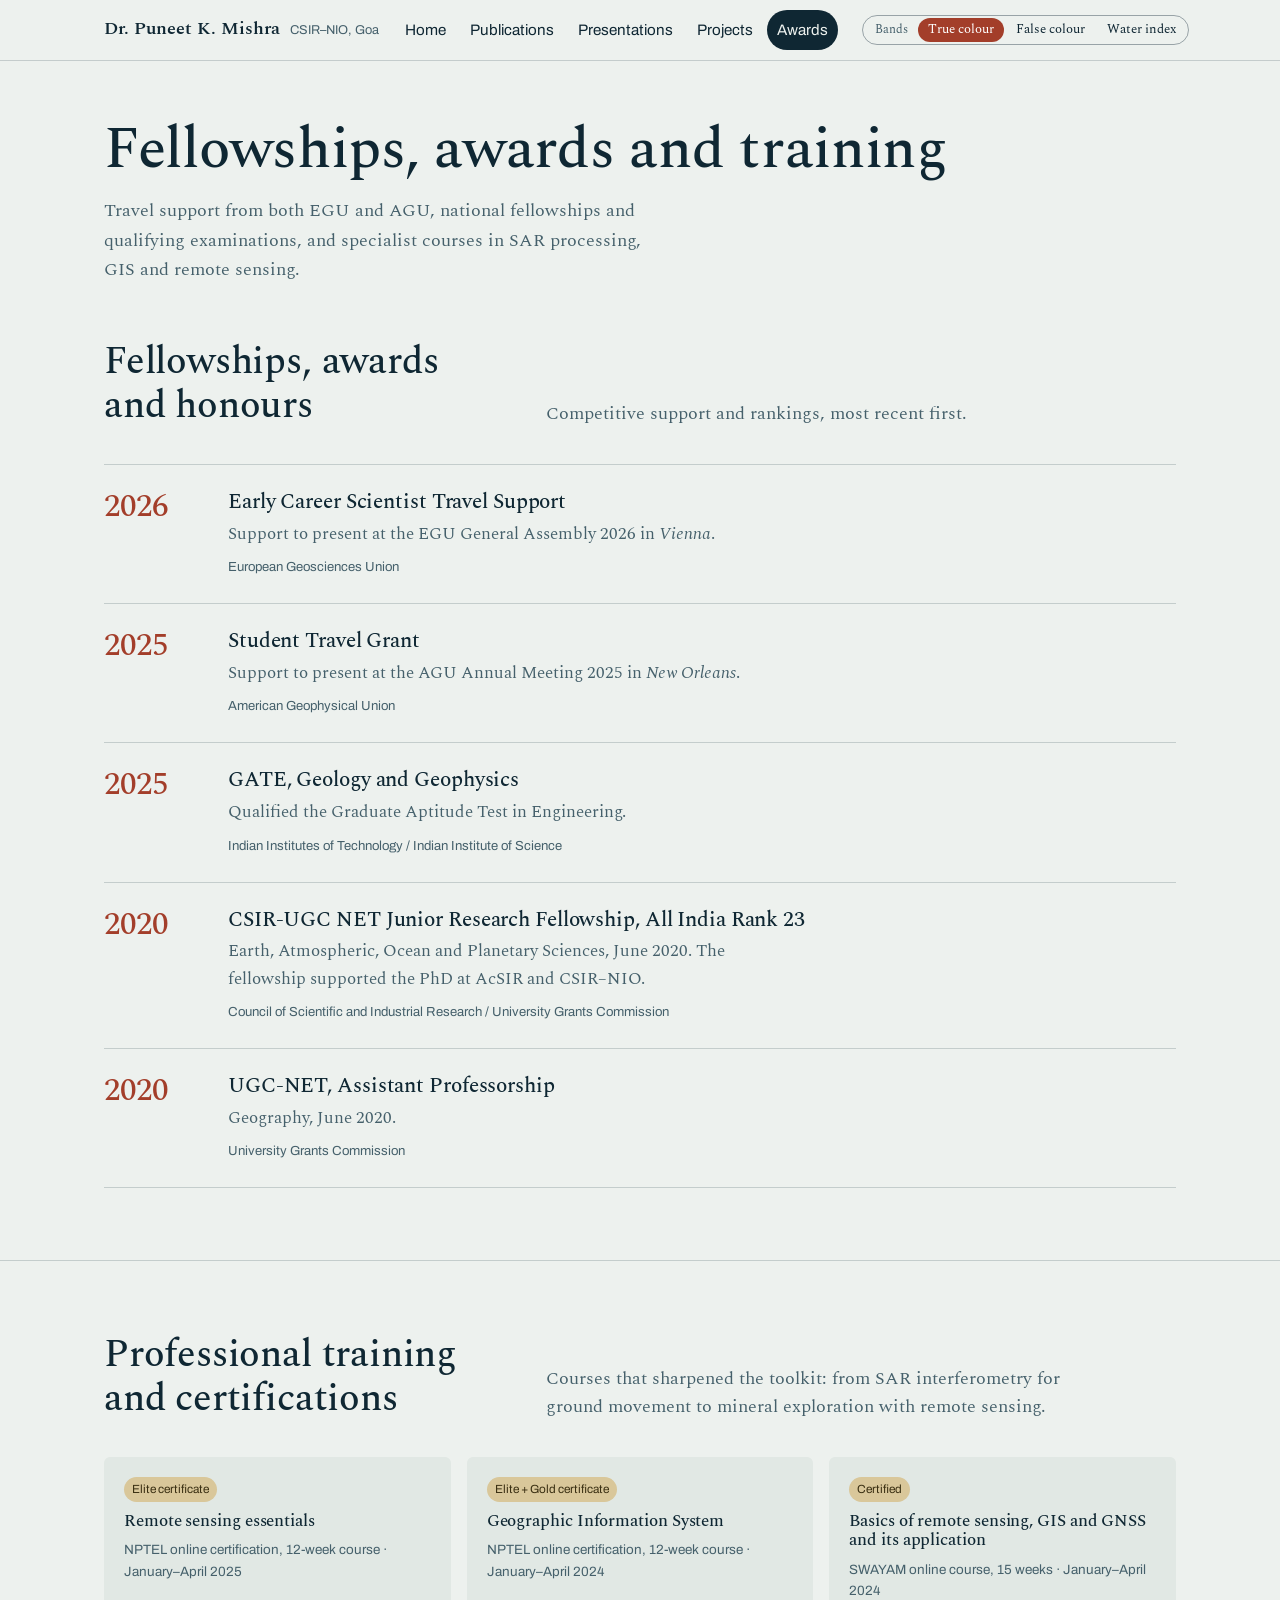
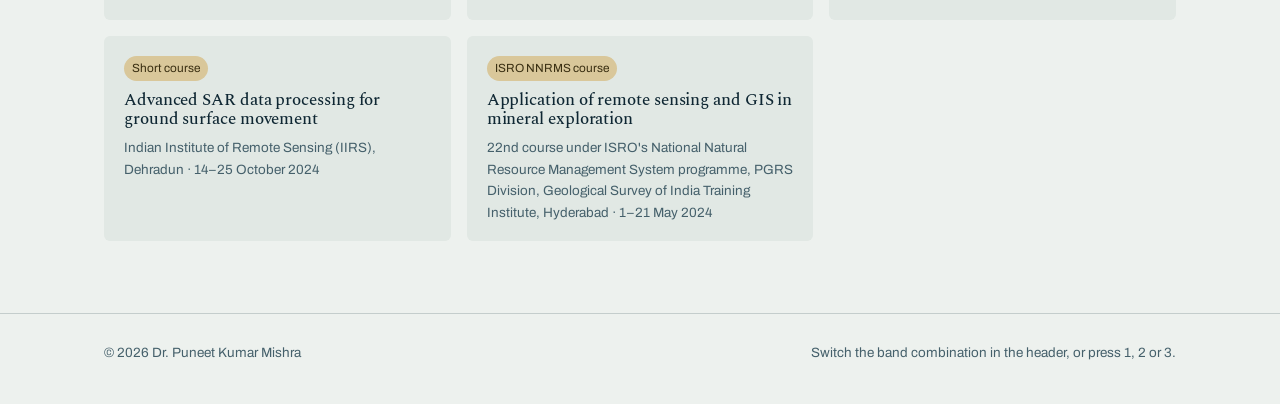
<file: awards.html>
<!doctype html>
<html lang="en" data-band="rgb">
<head>
  <meta charset="utf-8">
  <meta name="viewport" content="width=device-width, initial-scale=1">
  <title>Awards — Dr. Puneet Kumar Mishra</title>
  <meta name="description" content="Fellowships, awards, honours and professional training of Dr. Puneet Kumar Mishra: EGU and AGU travel support, GATE, CSIR-UGC NET JRF, NPTEL and ISRO/IIRS courses.">
  <link rel="icon" href="assets/favicon.svg" type="image/svg+xml">
  <link rel="preconnect" href="https://fonts.googleapis.com">
  <link rel="preconnect" href="https://fonts.gstatic.com" crossorigin>
  <link href="https://fonts.googleapis.com/css2?family=Archivo:wght@400;500;600&family=Spectral:ital,wght@0,400;0,500;0,600;1,400;1,500&display=swap" rel="stylesheet">
  <link rel="stylesheet" href="css/style.css">
  <script>
    try { var b = localStorage.getItem("pkm-band"); if (b) document.documentElement.dataset.band = b; } catch (e) {}
  </script>
</head>
<body>

<header class="site-head">
  <div class="wrap">
    <a class="mark" href="index.html">Dr. Puneet K. Mishra <small>CSIR–NIO, Goa</small></a>
    <button class="nav-toggle" aria-expanded="false" aria-controls="nav">Menu</button>
    <nav class="nav" id="nav" aria-label="Site">
      <a href="index.html">Home</a>
      <a href="publications.html">Publications</a>
      <a href="presentations.html">Presentations</a>
      <a href="projects.html">Projects</a>
      <a href="awards.html" aria-current="page">Awards</a>
    </nav>
    <div class="band" role="group" aria-label="Band combination (site colours)">
      <span class="lbl">Bands</span>
      <button type="button" data-band="rgb" aria-pressed="true" title="True colour — press 1">True colour</button>
      <button type="button" data-band="nir" aria-pressed="false" title="False colour, near-infrared — press 2">False colour</button>
      <button type="button" data-band="ndwi" aria-pressed="false" title="Water index — press 3">Water index</button>
    </div>
  </div>
</header>

<main>
  <div class="wrap page-head">
    <h1>Fellowships, awards and training</h1>
    <p class="lede">Travel support from both EGU and AGU, national fellowships and qualifying examinations, and specialist courses in SAR processing, GIS and remote sensing.</p>
  </div>

  <section class="section" style="padding-top:28px" id="awards">
    <div class="wrap">
      <div class="section-head">
        <h2>Fellowships, awards and honours</h2>
        <p class="lede">Competitive support and rankings, most recent first.</p>
      </div>
      <ol class="awards">
        <li class="award">
          <span class="year">2026</span>
          <div>
            <h3>Early Career Scientist Travel Support</h3>
            <p>Support to present at the EGU General Assembly 2026 in <span class="place">Vienna</span>.</p>
            <div class="by">European Geosciences Union</div>
          </div>
        </li>
        <li class="award">
          <span class="year">2025</span>
          <div>
            <h3>Student Travel Grant</h3>
            <p>Support to present at the AGU Annual Meeting 2025 in <span class="place">New Orleans</span>.</p>
            <div class="by">American Geophysical Union</div>
          </div>
        </li>
        <li class="award">
          <span class="year">2025</span>
          <div>
            <h3>GATE, Geology and Geophysics</h3>
            <p>Qualified the Graduate Aptitude Test in Engineering.</p>
            <div class="by">Indian Institutes of Technology / Indian Institute of Science</div>
          </div>
        </li>
        <li class="award">
          <span class="year">2020</span>
          <div>
            <h3>CSIR-UGC NET Junior Research Fellowship, All India Rank 23</h3>
            <p>Earth, Atmospheric, Ocean and Planetary Sciences, June 2020. The fellowship supported the PhD at AcSIR and CSIR–NIO.</p>
            <div class="by">Council of Scientific and Industrial Research / University Grants Commission</div>
          </div>
        </li>
        <li class="award">
          <span class="year">2020</span>
          <div>
            <h3>UGC-NET, Assistant Professorship</h3>
            <p>Geography, June 2020.</p>
            <div class="by">University Grants Commission</div>
          </div>
        </li>
      </ol>
    </div>
  </section>

  <section class="section" id="training">
    <div class="wrap">
      <div class="section-head">
        <h2>Professional training and certifications</h2>
        <p class="lede">Courses that sharpened the toolkit: from SAR interferometry for ground movement to mineral exploration with remote sensing.</p>
      </div>
      <ul class="certs">
        <li>
          <span class="grade">Elite certificate</span>
          <h3>Remote sensing essentials</h3>
          <p>NPTEL online certification, 12-week course · January–April 2025</p>
        </li>
        <li>
          <span class="grade">Elite + Gold certificate</span>
          <h3>Geographic Information System</h3>
          <p>NPTEL online certification, 12-week course · January–April 2024</p>
        </li>
        <li>
          <span class="grade">Certified</span>
          <h3>Basics of remote sensing, GIS and GNSS and its application</h3>
          <p>SWAYAM online course, 15 weeks · January–April 2024</p>
        </li>
        <li>
          <span class="grade">Short course</span>
          <h3>Advanced SAR data processing for ground surface movement</h3>
          <p>Indian Institute of Remote Sensing (IIRS), Dehradun · 14–25 October 2024</p>
        </li>
        <li>
          <span class="grade">ISRO NNRMS course</span>
          <h3>Application of remote sensing and GIS in mineral exploration</h3>
          <p>22nd course under ISRO's National Natural Resource Management System programme, PGRS Division, Geological Survey of India Training Institute, Hyderabad · 1–21 May 2024</p>
        </li>
      </ul>
    </div>
  </section>
</main>

<footer class="foot">
  <div class="wrap">
    <span>© <span data-year>2026</span> Dr. Puneet Kumar Mishra</span>
    <span>Switch the band combination in the header, or press 1, 2 or 3.</span>
  </div>
</footer>

<script src="js/main.js"></script>
</body>
</html>
</file>
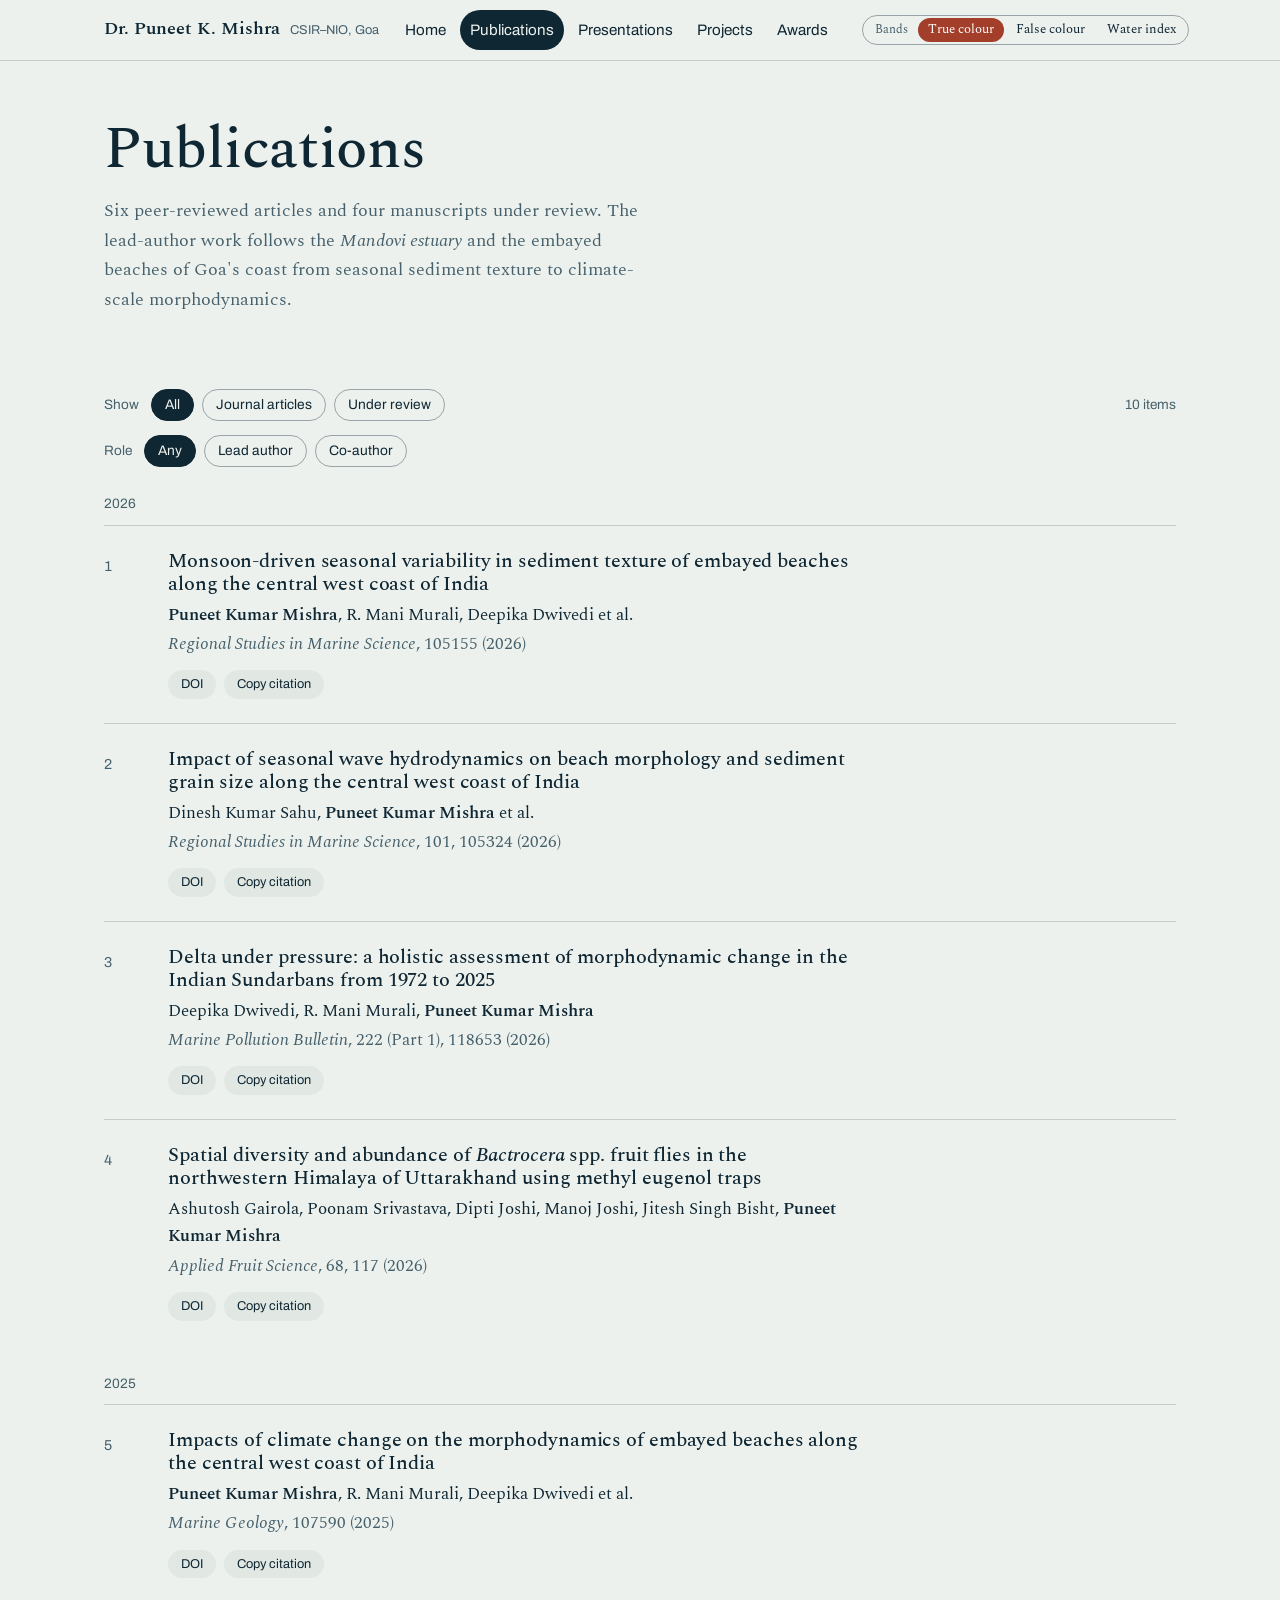
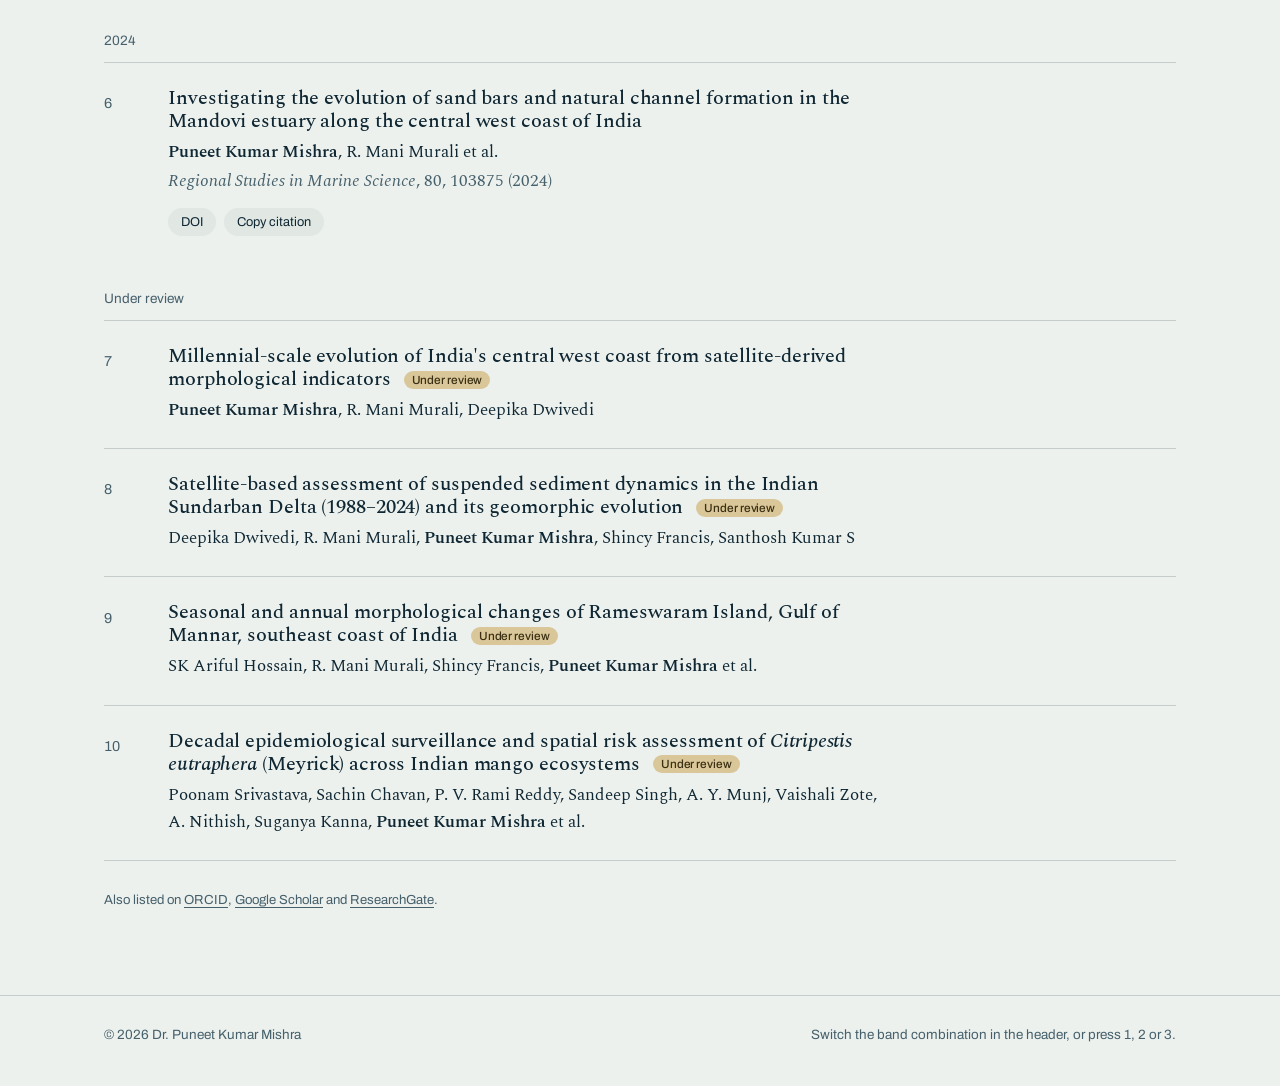
<file: publications.html>
<!doctype html>
<html lang="en" data-band="rgb">
<head>
  <meta charset="utf-8">
  <meta name="viewport" content="width=device-width, initial-scale=1">
  <title>Publications — Dr. Puneet Kumar Mishra</title>
  <meta name="description" content="Peer-reviewed articles and manuscripts under review by Dr. Puneet Kumar Mishra on coastal geomorphology, estuarine sandbars and embayed beaches of India's central west coast.">
  <link rel="icon" href="assets/favicon.svg" type="image/svg+xml">
  <link rel="preconnect" href="https://fonts.googleapis.com">
  <link rel="preconnect" href="https://fonts.gstatic.com" crossorigin>
  <link href="https://fonts.googleapis.com/css2?family=Archivo:wght@400;500;600&family=Spectral:ital,wght@0,400;0,500;0,600;1,400;1,500&display=swap" rel="stylesheet">
  <link rel="stylesheet" href="css/style.css">
  <script>
    try { var b = localStorage.getItem("pkm-band"); if (b) document.documentElement.dataset.band = b; } catch (e) {}
  </script>
</head>
<body>

<header class="site-head">
  <div class="wrap">
    <a class="mark" href="index.html">Dr. Puneet K. Mishra <small>CSIR–NIO, Goa</small></a>
    <button class="nav-toggle" aria-expanded="false" aria-controls="nav">Menu</button>
    <nav class="nav" id="nav" aria-label="Site">
      <a href="index.html">Home</a>
      <a href="publications.html" aria-current="page">Publications</a>
      <a href="presentations.html">Presentations</a>
      <a href="projects.html">Projects</a>
      <a href="awards.html">Awards</a>
    </nav>
    <div class="band" role="group" aria-label="Band combination (site colours)">
      <span class="lbl">Bands</span>
      <button type="button" data-band="rgb" aria-pressed="true" title="True colour — press 1">True colour</button>
      <button type="button" data-band="nir" aria-pressed="false" title="False colour, near-infrared — press 2">False colour</button>
      <button type="button" data-band="ndwi" aria-pressed="false" title="Water index — press 3">Water index</button>
    </div>
  </div>
</header>

<main>
  <div class="wrap page-head">
    <h1>Publications</h1>
    <p class="lede">Six peer-reviewed articles and four manuscripts under review. The lead-author work follows the <span class="place">Mandovi estuary</span> and the embayed beaches of Goa's coast from seasonal sediment texture to climate-scale morphodynamics.</p>
  </div>

  <section class="section" style="padding-top:28px">
    <div class="wrap">
      <div class="filters" data-filter-for="#pub-list" aria-label="Filter by type">
        <span class="lbl">Show</span>
        <button class="pill" type="button" data-value="all" aria-pressed="true">All</button>
        <button class="pill" type="button" data-value="journal" aria-pressed="false">Journal articles</button>
        <button class="pill" type="button" data-value="review" aria-pressed="false">Under review</button>
        <span class="count" data-count-for="#pub-list"></span>
      </div>
      <div class="filters" data-filter-for="#pub-list" aria-label="Filter by role" style="margin-top:-12px">
        <span class="lbl">Role</span>
        <button class="pill" type="button" data-value="all" aria-pressed="true">Any</button>
        <button class="pill" type="button" data-value="lead" aria-pressed="false">Lead author</button>
        <button class="pill" type="button" data-value="coauthor" aria-pressed="false">Co-author</button>
      </div>

      <ol class="pubs" id="pub-list">
        <li class="year-mark">2026</li>

        <li class="pub" data-tags="journal lead">
          <span class="num">1</span>
          <div>
            <h3><a href="https://doi.org/10.1016/j.rsma.2026.105155" target="_blank" rel="noopener">Monsoon-driven seasonal variability in sediment texture of embayed beaches along the central west coast of India</a></h3>
            <p class="authors"><span class="me">Puneet Kumar Mishra</span>, R. Mani Murali, Deepika Dwivedi et al.</p>
            <p class="venue"><em>Regional Studies in Marine Science</em>, 105155 (2026)</p>
            <div class="actions">
              <a class="btn small quiet" href="https://doi.org/10.1016/j.rsma.2026.105155" target="_blank" rel="noopener">DOI</a>
              <button class="btn small quiet" type="button" data-copy="#cite-1">Copy citation</button>
            </div>
            <span id="cite-1" hidden>Mishra, P. K., Mani Murali, R., Dwivedi, D., et al. (2026). Monsoon-driven seasonal variability in sediment texture of embayed beaches along the central west coast of India. Regional Studies in Marine Science, 105155. https://doi.org/10.1016/j.rsma.2026.105155</span>
          </div>
        </li>

        <li class="pub" data-tags="journal coauthor">
          <span class="num">2</span>
          <div>
            <h3><a href="https://doi.org/10.1016/j.rsma.2026.105324" target="_blank" rel="noopener">Impact of seasonal wave hydrodynamics on beach morphology and sediment grain size along the central west coast of India</a></h3>
            <p class="authors">Dinesh Kumar Sahu, <span class="me">Puneet Kumar Mishra</span> et al.</p>
            <p class="venue"><em>Regional Studies in Marine Science</em>, 101, 105324 (2026)</p>
            <div class="actions">
              <a class="btn small quiet" href="https://doi.org/10.1016/j.rsma.2026.105324" target="_blank" rel="noopener">DOI</a>
              <button class="btn small quiet" type="button" data-copy="#cite-2">Copy citation</button>
            </div>
            <span id="cite-2" hidden>Sahu, D. K., Mishra, P. K., et al. (2026). Impact of seasonal wave hydrodynamics on beach morphology and sediment grain size along the central west coast of India. Regional Studies in Marine Science, 101, 105324. https://doi.org/10.1016/j.rsma.2026.105324</span>
          </div>
        </li>

        <li class="pub" data-tags="journal coauthor">
          <span class="num">3</span>
          <div>
            <h3><a href="https://doi.org/10.1016/j.marpolbul.2025.118653" target="_blank" rel="noopener">Delta under pressure: a holistic assessment of morphodynamic change in the Indian Sundarbans from 1972 to 2025</a></h3>
            <p class="authors">Deepika Dwivedi, R. Mani Murali, <span class="me">Puneet Kumar Mishra</span></p>
            <p class="venue"><em>Marine Pollution Bulletin</em>, 222 (Part 1), 118653 (2026)</p>
            <div class="actions">
              <a class="btn small quiet" href="https://doi.org/10.1016/j.marpolbul.2025.118653" target="_blank" rel="noopener">DOI</a>
              <button class="btn small quiet" type="button" data-copy="#cite-3">Copy citation</button>
            </div>
            <span id="cite-3" hidden>Dwivedi, D., Mani Murali, R., &amp; Mishra, P. K. (2026). Delta under pressure: A holistic assessment of morphodynamic change in the Indian Sundarbans from 1972 to 2025. Marine Pollution Bulletin, 222(1), 118653. https://doi.org/10.1016/j.marpolbul.2025.118653</span>
          </div>
        </li>

        <li class="pub" data-tags="journal coauthor">
          <span class="num">4</span>
          <div>
            <h3><a href="https://doi.org/10.1007/s10341-026-01832-1" target="_blank" rel="noopener">Spatial diversity and abundance of <em>Bactrocera</em> spp. fruit flies in the northwestern Himalaya of Uttarakhand using methyl eugenol traps</a></h3>
            <p class="authors">Ashutosh Gairola, Poonam Srivastava, Dipti Joshi, Manoj Joshi, Jitesh Singh Bisht, <span class="me">Puneet Kumar Mishra</span></p>
            <p class="venue"><em>Applied Fruit Science</em>, 68, 117 (2026)</p>
            <div class="actions">
              <a class="btn small quiet" href="https://doi.org/10.1007/s10341-026-01832-1" target="_blank" rel="noopener">DOI</a>
              <button class="btn small quiet" type="button" data-copy="#cite-4">Copy citation</button>
            </div>
            <span id="cite-4" hidden>Gairola, A., Srivastava, P., Joshi, D., Joshi, M., Bisht, J. S., &amp; Mishra, P. K. (2026). Spatial diversity and abundance of Bactrocera spp. fruit flies in the northwestern Himalaya of Uttarakhand using methyl eugenol traps. Applied Fruit Science, 68, 117. https://doi.org/10.1007/s10341-026-01832-1</span>
          </div>
        </li>

        <li class="year-mark">2025</li>

        <li class="pub" data-tags="journal lead">
          <span class="num">5</span>
          <div>
            <h3><a href="https://doi.org/10.1016/j.margeo.2025.107590" target="_blank" rel="noopener">Impacts of climate change on the morphodynamics of embayed beaches along the central west coast of India</a></h3>
            <p class="authors"><span class="me">Puneet Kumar Mishra</span>, R. Mani Murali, Deepika Dwivedi et al.</p>
            <p class="venue"><em>Marine Geology</em>, 107590 (2025)</p>
            <div class="actions">
              <a class="btn small quiet" href="https://doi.org/10.1016/j.margeo.2025.107590" target="_blank" rel="noopener">DOI</a>
              <button class="btn small quiet" type="button" data-copy="#cite-5">Copy citation</button>
            </div>
            <span id="cite-5" hidden>Mishra, P. K., Mani Murali, R., Dwivedi, D., et al. (2025). Impacts of climate change on the morphodynamics of embayed beaches along the Central West Coast of India. Marine Geology, 107590. https://doi.org/10.1016/j.margeo.2025.107590</span>
          </div>
        </li>

        <li class="year-mark">2024</li>

        <li class="pub" data-tags="journal lead">
          <span class="num">6</span>
          <div>
            <h3><a href="https://doi.org/10.1016/j.rsma.2024.103875" target="_blank" rel="noopener">Investigating the evolution of sand bars and natural channel formation in the Mandovi estuary along the central west coast of India</a></h3>
            <p class="authors"><span class="me">Puneet Kumar Mishra</span>, R. Mani Murali et al.</p>
            <p class="venue"><em>Regional Studies in Marine Science</em>, 80, 103875 (2024)</p>
            <div class="actions">
              <a class="btn small quiet" href="https://doi.org/10.1016/j.rsma.2024.103875" target="_blank" rel="noopener">DOI</a>
              <button class="btn small quiet" type="button" data-copy="#cite-6">Copy citation</button>
            </div>
            <span id="cite-6" hidden>Mishra, P. K., Mani Murali, R., et al. (2024). Investigating the evolution of sand bars and natural channel formation in the Mandovi estuary along the central west coast of India. Regional Studies in Marine Science, 80, 103875. https://doi.org/10.1016/j.rsma.2024.103875</span>
          </div>
        </li>

        <li class="year-mark">Under review</li>

        <li class="pub" data-tags="review lead">
          <span class="num">7</span>
          <div>
            <h3>Millennial-scale evolution of India's central west coast from satellite-derived morphological indicators <span class="tag review">Under review</span></h3>
            <p class="authors"><span class="me">Puneet Kumar Mishra</span>, R. Mani Murali, Deepika Dwivedi</p>
          </div>
        </li>

        <li class="pub" data-tags="review coauthor">
          <span class="num">8</span>
          <div>
            <h3>Satellite-based assessment of suspended sediment dynamics in the Indian Sundarban Delta (1988–2024) and its geomorphic evolution <span class="tag review">Under review</span></h3>
            <p class="authors">Deepika Dwivedi, R. Mani Murali, <span class="me">Puneet Kumar Mishra</span>, Shincy Francis, Santhosh Kumar S</p>
          </div>
        </li>

        <li class="pub" data-tags="review coauthor">
          <span class="num">9</span>
          <div>
            <h3>Seasonal and annual morphological changes of Rameswaram Island, Gulf of Mannar, southeast coast of India <span class="tag review">Under review</span></h3>
            <p class="authors">SK Ariful Hossain, R. Mani Murali, Shincy Francis, <span class="me">Puneet Kumar Mishra</span> et al.</p>
          </div>
        </li>

        <li class="pub" data-tags="review coauthor">
          <span class="num">10</span>
          <div>
            <h3>Decadal epidemiological surveillance and spatial risk assessment of <em>Citripestis eutraphera</em> (Meyrick) across Indian mango ecosystems <span class="tag review">Under review</span></h3>
            <p class="authors">Poonam Srivastava, Sachin Chavan, P. V. Rami Reddy, Sandeep Singh, A. Y. Munj, Vaishali Zote, A. Nithish, Suganya Kanna, <span class="me">Puneet Kumar Mishra</span> et al.</p>
          </div>
        </li>
      </ol>

      <p class="map-caption" style="margin-top:28px">Also listed on <a href="https://orcid.org/0009-0002-9359-7602" target="_blank" rel="noopener">ORCID</a>, <a href="https://scholar.google.com/scholar?q=author%3A%22Puneet+Kumar+Mishra%22+coast+India" target="_blank" rel="noopener">Google Scholar</a> and <a href="https://www.researchgate.net/profile/Puneet-Mishra-12" target="_blank" rel="noopener">ResearchGate</a>.</p>
    </div>
  </section>
</main>

<footer class="foot">
  <div class="wrap">
    <span>© <span data-year>2026</span> Dr. Puneet Kumar Mishra</span>
    <span>Switch the band combination in the header, or press 1, 2 or 3.</span>
  </div>
</footer>

<script src="js/main.js"></script>
</body>
</html>
</file>
<file: css/style.css>
/* ------------------------------------------------------------------
   Puneet Kumar Mishra — personal research site
   Theme: switching the "band combination" (True colour / False colour /
   Water index) re-colours the whole site. The home page opens on a cover photo.
   ------------------------------------------------------------------ */

:root {
  /* True colour (default) — surf-white page, deep-sea ink, laterite accent */
  --bg: #EDF1EE;
  --panel: #E1E8E4;
  --panel-2: #D4DED8;
  --ink: #0F2733;
  --muted: #45606B;
  --accent: #A33E2A;
  --accent-ink: #FFFFFF;
  --water: #2F7483;
  --veg: #2E5F47;
  --sand: #D9C79A;
  --line: rgba(15, 39, 51, 0.18);
  --line-strong: rgba(15, 39, 51, 0.38);

  --serif: "Spectral", "Iowan Old Style", "Palatino Linotype", Georgia, serif;
  --sans: "Archivo", "Helvetica Neue", Arial, sans-serif;

  --measure: 66ch;
  --gutter: 24px;
  --max: 1120px;
  --radius: 4px;
}

:root[data-band="nir"] {
  /* False colour (NIR–R–G): vegetation glows red, water goes black */
  --bg: #0F1519;
  --panel: #171F25;
  --panel-2: #1F2930;
  --ink: #F1ECE4;
  --muted: #AEB7BD;
  --accent: #E2493A;
  --accent-ink: #14100F;
  --water: #05080C;
  --veg: #C9382C;
  --sand: #D3E3E2;
  --line: rgba(241, 236, 228, 0.18);
  --line-strong: rgba(241, 236, 228, 0.42);
}

:root[data-band="ndwi"] {
  /* Water index: water bright, land suppressed */
  --bg: #E6F0F6;
  --panel: #D6E5EE;
  --panel-2: #C5D9E5;
  --ink: #0A2A3D;
  --muted: #3E5F72;
  --accent: #19779F;
  --accent-ink: #FFFFFF;
  --water: #4FB3E0;
  --veg: #26322D;
  --sand: #A9B4B8;
  --line: rgba(10, 42, 61, 0.18);
  --line-strong: rgba(10, 42, 61, 0.4);
}

/* ---------- base ---------- */
*, *::before, *::after { box-sizing: border-box; }
html { scroll-behavior: smooth; }
@media (prefers-reduced-motion: reduce) { html { scroll-behavior: auto; } }

body {
  margin: 0;
  background: var(--bg);
  color: var(--ink);
  font-family: var(--serif);
  font-size: 1.0625rem;
  line-height: 1.6;
  -webkit-font-smoothing: antialiased;
  transition: background-color .5s ease, color .5s ease;
}

img { max-width: 100%; display: block; }
a { color: inherit; text-decoration-thickness: 1px; text-underline-offset: 3px; }
a:hover { color: var(--accent); }
:focus-visible { outline: 2px solid var(--accent); outline-offset: 3px; border-radius: 2px; }

h1, h2, h3, h4 { font-family: var(--serif); font-weight: 500; line-height: 1.15; margin: 0; letter-spacing: -0.005em; }
h1 { font-size: clamp(2.4rem, 6vw, 4.4rem); }
h2 { font-size: clamp(1.7rem, 3.2vw, 2.4rem); }
h3 { font-size: 1.3rem; }
p { margin: 0 0 1em; }
.place { font-style: italic; }          /* cartographic convention: water & places in italic */

.ui, .nav, .btn, .chip, .meta, .filters, .pill, .badge, .tl-date, .foot {
  font-family: var(--sans);
}

.wrap { max-width: var(--max); margin: 0 auto; padding: 0 var(--gutter); }
.measure { max-width: var(--measure); }
.muted { color: var(--muted); }
.visually-hidden { position: absolute; width: 1px; height: 1px; overflow: hidden; clip: rect(0 0 0 0); white-space: nowrap; }

/* ---------- header / nav ---------- */
.site-head {
  position: sticky; top: 0; z-index: 50;
  background: color-mix(in srgb, var(--bg) 88%, transparent);
  backdrop-filter: blur(10px);
  -webkit-backdrop-filter: blur(10px);
  border-bottom: 1px solid var(--line);
}
.site-head .wrap {
  display: flex; align-items: center; gap: 16px; min-height: 60px;
}
.mark {
  font-family: var(--serif); font-weight: 600; font-size: 1.15rem; text-decoration: none;
  display: inline-flex; align-items: baseline; gap: 10px; white-space: nowrap;
}
.mark small { font-family: var(--sans); font-weight: 400; font-size: .8rem; color: var(--muted); }
.nav { display: flex; gap: 4px; margin-left: auto; }
.nav a {
  text-decoration: none; font-size: .95rem; padding: 8px 10px; border-radius: 999px; color: var(--ink);
}
.nav a:hover { background: var(--panel); color: var(--ink); }
.nav a[aria-current="page"] { background: var(--ink); color: var(--bg); }

.band {
  display: inline-flex; align-items: center; border: 1px solid var(--line-strong); border-radius: 999px; padding: 2px;
  gap: 2px; margin-left: 8px;
}
.band span.lbl { font-size: .78rem; color: var(--muted); padding: 0 8px 0 10px; }
.band button {
  appearance: none; border: 0; background: transparent; color: var(--ink); font: inherit; font-size: .82rem;
  padding: 5px 10px; border-radius: 999px; cursor: pointer; line-height: 1; white-space: nowrap;
}
.band button[aria-pressed="true"] { background: var(--accent); color: var(--accent-ink); }
.band button:hover:not([aria-pressed="true"]) { background: var(--panel); }

.nav-toggle {
  display: none; margin-left: auto; appearance: none; background: none; border: 1px solid var(--line-strong);
  border-radius: 999px; color: var(--ink); font: inherit; font-size: .9rem; padding: 6px 12px; cursor: pointer;
}

@media (max-width: 1200px) {
  .mark small, .band span.lbl { display: none; }
  .nav a { padding: 8px 9px; }
}

@media (max-width: 1020px) {
  .nav-toggle { display: inline-block; }
  .nav, .band { display: none; }
  .site-head.open .wrap { flex-wrap: wrap; padding-bottom: 12px; }
  .site-head.open .nav { display: flex; flex-direction: column; width: 100%; order: 10; }
  .site-head.open .nav a { padding: 10px 12px; }
  .site-head.open .band { display: inline-flex; order: 11; margin: 6px 0 0; }
}

/* ---------- cover photo + introduction (home page) ---------- */
.cover { padding-bottom: 72px; }
.cover-photo {
  position: relative; overflow: hidden;
  height: clamp(220px, 40vw, 600px);
  background: #3f78a6;                 /* sky-blue placeholder while the photo loads */
}
.cover-photo img { width: 100%; height: 100%; object-fit: cover; object-position: 50% 40%; }
.cover-photo::after {                  /* soft shade at the foot so the portrait tile lifts off the photo */
  content: ""; position: absolute; inset: auto 0 0 0; height: 30%;
  background: linear-gradient(180deg, rgba(0,0,0,0), rgba(0,0,0,.22));
}
.cover-body {
  display: grid; grid-template-columns: auto minmax(0, 1fr); gap: 0 52px; align-items: start;
}
.intro { padding-top: 34px; min-width: 0; }
.intro h1 { text-wrap: balance; }
.intro .role { font-family: var(--sans); font-size: .95rem; line-height: 1.5; color: var(--muted); margin: 12px 0 0; }
.intro .role b { font-weight: 500; color: var(--ink); }
.intro-lede {
  font-size: clamp(1.2rem, 1.9vw, 1.42rem); line-height: 1.45; max-width: 50ch;
  margin: 26px 0 0; padding-top: 22px; border-top: 1px solid var(--line);
}
.intro-text { max-width: var(--measure); margin: 14px 0 0; color: var(--muted); }
.hero-links { margin-top: 26px; display: flex; flex-wrap: wrap; gap: 10px; }
.cover .btn.ghost:hover { background: var(--panel); color: var(--ink); }

/* portrait tile with ORCID + Scholar badges set into its frame; it overlaps the foot of the cover photo */
.portrait {
  position: relative; z-index: 1;
  width: clamp(200px, 20vw, 232px);
  margin: calc(-1 * clamp(96px, 11vw, 168px)) 0 0;
  background: var(--bg); color: var(--ink); padding: 8px; border-radius: 6px;
  box-shadow: 0 20px 50px rgba(0,0,0,.28);
  transform: rotate(-1.2deg);
  transition: background-color .5s ease;
}
.portrait img { width: 100%; height: auto; aspect-ratio: 229 / 295; object-fit: cover; border-radius: 3px; }
.portrait-badges { display: grid; gap: 6px; margin-top: 8px; }
.badge {
  display: flex; align-items: center; gap: 8px; text-decoration: none; font-size: .78rem; line-height: 1.2;
  padding: 7px 8px; border-radius: 3px; background: var(--panel); color: var(--ink);
}
.badge:hover { background: var(--accent); color: var(--accent-ink); }
.badge svg { width: 16px; height: 16px; flex: none; }
.badge .id { display: block; font-size: .68rem; color: var(--muted); white-space: nowrap; font-variant-numeric: tabular-nums; }
.badge:hover .id { color: inherit; opacity: .85; }

@media (max-width: 760px) {
  .cover { padding-bottom: 52px; }
  .cover-body { grid-template-columns: 1fr; }
  .portrait {
    width: auto; justify-self: start; margin-top: -72px; transform: none;
    display: grid; grid-template-columns: 96px max-content; gap: 10px; align-items: end;
  }
  .portrait-badges { margin-top: 0; }
  .intro { padding-top: 26px; }
}

/* research questions, numbered like scene IDs */
.questions { list-style: none; margin: .2em 0 1.2em; padding: 0; counter-reset: q; max-width: var(--measure); }
.questions li {
  counter-increment: q; position: relative; padding: 13px 0 13px 2.75rem;
  border-top: 1px solid var(--line);
}
.questions li:last-child { border-bottom: 1px solid var(--line); }
.questions li::before {
  content: counter(q, decimal-leading-zero); position: absolute; left: 0; top: 16px;
  font-family: var(--sans); font-size: .82rem; color: var(--accent); font-variant-numeric: tabular-nums;
}

/* ---------- buttons, chips, pills ---------- */
.btn {
  display: inline-flex; align-items: center; gap: 8px; text-decoration: none; font-size: .9rem; line-height: 1;
  padding: 11px 16px; border-radius: 999px; border: 1px solid transparent; cursor: pointer;
  background: var(--accent); color: var(--accent-ink);
}
.btn:hover { filter: brightness(1.08); color: var(--accent-ink); }
.btn.ghost { background: transparent; border-color: currentColor; color: inherit; }
.btn.ghost:hover { background: rgba(255,255,255,.12); filter: none; }
.btn.small { padding: 7px 12px; font-size: .8rem; }
.btn.quiet { background: var(--panel); color: var(--ink); }
.btn.quiet:hover { background: var(--panel-2); filter: none; color: var(--ink); }

.chips { display: flex; flex-wrap: wrap; gap: 8px; padding: 0; margin: 0; list-style: none; }
.chip {
  font-size: .86rem; line-height: 1; padding: 8px 12px; border-radius: 999px; border: 1px solid var(--line-strong);
}
.chip.strong { background: var(--ink); color: var(--bg); border-color: var(--ink); }

.filters { display: flex; flex-wrap: wrap; gap: 8px; align-items: center; margin: 20px 0 26px; }
.filters .lbl { font-size: .85rem; color: var(--muted); margin-right: 4px; }
.pill {
  appearance: none; font: inherit; font-size: .86rem; line-height: 1; padding: 8px 13px; border-radius: 999px;
  border: 1px solid var(--line-strong); background: transparent; color: var(--ink); cursor: pointer;
}
.pill[aria-pressed="true"] { background: var(--ink); color: var(--bg); border-color: var(--ink); }
.pill:hover:not([aria-pressed="true"]) { background: var(--panel); }
.count { font-size: .85rem; color: var(--muted); margin-left: auto; }

/* ---------- sections ---------- */
.section { padding: 72px 0; border-top: 1px solid var(--line); }
.section:first-of-type { border-top: 0; }
.section-head { display: grid; grid-template-columns: minmax(0, 1fr) minmax(0, 1.6fr); gap: 24px 48px; margin-bottom: 36px; align-items: end; }
.section-head .lede { font-size: 1.1rem; color: var(--muted); margin: 0; max-width: 60ch; }
.page-head { padding-top: 56px; padding-bottom: 8px; }
.page-head h1 { font-size: clamp(2.2rem, 5vw, 3.6rem); }
.page-head .lede { font-size: 1.15rem; color: var(--muted); max-width: 62ch; margin-top: 14px; }
@media (max-width: 760px) { .section-head { grid-template-columns: 1fr; } .section { padding: 52px 0; } }

.two-col { display: grid; grid-template-columns: minmax(0, 1.6fr) minmax(0, 1fr); gap: 32px 56px; }
@media (max-width: 760px) { .two-col { grid-template-columns: 1fr; } }

.prose p { max-width: var(--measure); }
.prose p + p { margin-top: .2em; }

.facts { list-style: none; margin: 0; padding: 0; border-top: 1px solid var(--line); }
.facts li { display: grid; grid-template-columns: 9.5rem 1fr; gap: 16px; padding: 12px 0; border-bottom: 1px solid var(--line); }
.facts .k { font-family: var(--sans); font-size: .85rem; color: var(--muted); padding-top: 3px; }
@media (max-width: 520px) { .facts li { grid-template-columns: 1fr; gap: 2px; } }

/* ---------- timeline ---------- */
.timeline { list-style: none; margin: 0; padding: 0; position: relative; }
.timeline::before {
  content: ""; position: absolute; left: 10.5rem; top: 4px; bottom: 4px; width: 1px; background: var(--line-strong);
}
.tl { display: grid; grid-template-columns: 9.5rem 1fr; gap: 16px 32px; padding: 0 0 36px; position: relative; }
.tl:last-child { padding-bottom: 0; }
.tl::before {
  content: ""; position: absolute; left: calc(10.5rem - 5px); top: .55em; width: 11px; height: 11px; border-radius: 50%;
  background: var(--accent); border: 2px solid var(--bg);
}
.tl-date { font-size: .85rem; color: var(--muted); padding-top: .25em; line-height: 1.4; }
.tl h3 { font-size: 1.2rem; }
.tl .org { color: var(--muted); margin: 2px 0 10px; }
.tl ul { margin: 0; padding-left: 1.1em; max-width: var(--measure); }
.tl ul li { margin: 0 0 .4em; }
.tl details summary { cursor: pointer; font-family: var(--sans); font-size: .85rem; color: var(--accent); list-style: none; margin-top: 4px; }
.tl details summary::-webkit-details-marker { display: none; }
.tl details summary::before { content: "+ "; }
.tl details[open] summary::before { content: "– "; }
.tl details ul { margin-top: 10px; }
@media (max-width: 640px) {
  .timeline::before { left: 5px; }
  .tl { grid-template-columns: 1fr; gap: 4px; padding-left: 26px; }
  .tl::before { left: 0; }
}

/* ---------- toolkit ---------- */
.toolkit { display: grid; grid-template-columns: repeat(auto-fit, minmax(240px, 1fr)); gap: 28px 40px; }
.toolkit h3 { font-size: 1.05rem; margin-bottom: 12px; }
.toolkit p { color: var(--muted); font-size: .98rem; max-width: 42ch; }

/* ---------- map ---------- */
.map-frame { position: relative; border-radius: 6px; overflow: hidden; border: 1px solid var(--line-strong); background: var(--panel); }
.map { height: 460px; width: 100%; background: #0d1f2a; }
.map-fallback { padding: 20px; display: none; }
.map-frame.no-map .map { display: none; }
.map-frame.no-map .map-fallback { display: block; }
.map-caption { font-family: var(--sans); font-size: .82rem; color: var(--muted); margin-top: 10px; }
.leaflet-container { font-family: var(--sans); }
.leaflet-popup-content { font-family: var(--serif); font-size: .95rem; line-height: 1.45; margin: 12px 14px; }
.leaflet-popup-content b { font-weight: 600; }
.leaflet-popup-content-wrapper { border-radius: 4px; }
.site-marker { width: 14px; height: 14px; border-radius: 50%; background: var(--accent); border: 2px solid #fff; box-shadow: 0 0 0 3px rgba(0,0,0,.35); }
.site-marker.active { transform: scale(1.5); }
@media (max-width: 640px) { .map { height: 360px; } }

.site-list { list-style: none; margin: 0; padding: 0; display: grid; gap: 2px; }
.site-list button {
  appearance: none; width: 100%; text-align: left; font: inherit; color: inherit; background: transparent; border: 0;
  border-bottom: 1px solid var(--line); padding: 10px 6px; cursor: pointer; display: grid; grid-template-columns: 1fr auto; gap: 12px;
}
.site-list button:hover, .site-list button[aria-pressed="true"] { background: var(--panel); }
.site-list .where { font-family: var(--sans); font-size: .82rem; color: var(--muted); }

/* ---------- publications ---------- */
.pubs { list-style: none; margin: 0; padding: 0; counter-reset: pub; }
.pub {
  display: grid; grid-template-columns: 3rem 1fr; gap: 8px 16px; padding: 24px 0; border-top: 1px solid var(--line);
}
.pub:last-child { border-bottom: 1px solid var(--line); }
.pub .num { font-family: var(--sans); color: var(--muted); font-size: .9rem; padding-top: .35em; font-variant-numeric: tabular-nums; }
.pub h3 { font-size: 1.25rem; font-weight: 500; max-width: 70ch; }
.pub h3 a { text-decoration: none; }
.pub h3 a:hover { text-decoration: underline; }
.pub .authors { margin: 6px 0 0; max-width: 80ch; }
.pub .authors .me { font-weight: 600; }
.pub .venue { color: var(--muted); margin: 2px 0 0; }
.pub .actions { display: flex; flex-wrap: wrap; gap: 8px; margin-top: 12px; }
.pub[hidden] { display: none; }
.pub .tag { font-family: var(--sans); font-size: .74rem; padding: 3px 8px; border-radius: 999px; background: var(--panel); color: var(--muted); vertical-align: middle; margin-left: 8px; }
.pub .tag.review { background: var(--sand); color: #3a2f12; }
.year-mark { font-family: var(--sans); font-size: .85rem; color: var(--muted); padding: 28px 0 10px; }
.year-mark:first-child { padding-top: 0; }
@media (max-width: 520px) { .pub { grid-template-columns: 1fr; } .pub .num { display: none; } }

.toast {
  position: fixed; left: 50%; bottom: 24px; transform: translate(-50%, 20px); opacity: 0; pointer-events: none;
  background: var(--ink); color: var(--bg); font-family: var(--sans); font-size: .9rem; padding: 10px 16px; border-radius: 999px;
  transition: opacity .25s ease, transform .25s ease; z-index: 100;
}
.toast.show { opacity: 1; transform: translate(-50%, 0); }

/* ---------- presentations ---------- */
.talks { list-style: none; margin: 0; padding: 0; }
.talk { display: grid; grid-template-columns: 9.5rem 1fr; gap: 8px 32px; padding: 22px 0; border-top: 1px solid var(--line); }
.talk:last-child { border-bottom: 1px solid var(--line); }
.talk[hidden] { display: none; }
.talk .when { font-family: var(--sans); font-size: .85rem; color: var(--muted); line-height: 1.5; padding-top: .3em; }
.talk .when b { display: block; color: var(--ink); font-weight: 500; font-size: 1.05rem; }
.talk h3 { font-size: 1.2rem; max-width: 70ch; }
.talk .authors { margin: 6px 0 0; }
.talk .authors .me { font-weight: 600; }
.talk .venue { color: var(--muted); margin: 2px 0 0; }
.talk .venue .place { font-style: italic; }
.talk .flags { display: flex; gap: 8px; flex-wrap: wrap; margin-top: 10px; }
.flag { font-family: var(--sans); font-size: .74rem; padding: 4px 9px; border-radius: 999px; border: 1px solid var(--line-strong); color: var(--muted); }
.flag.lead { background: var(--ink); color: var(--bg); border-color: var(--ink); }
.flag.upcoming { background: var(--sand); color: #3a2f12; border-color: transparent; }
.flag.link { text-decoration: none; }
.flag.link:hover { background: var(--accent); color: var(--accent-ink); border-color: var(--accent); }
@media (max-width: 640px) { .talk { grid-template-columns: 1fr; gap: 4px; } }

.venues { display: grid; grid-template-columns: repeat(auto-fit, minmax(150px, 1fr)); gap: 12px; margin: 0 0 40px; padding: 0; list-style: none; }
.venues li { padding: 14px 16px; background: var(--panel); border-radius: 6px; font-family: var(--sans); font-size: .85rem; color: var(--muted); }
.venues li b { display: block; font-family: var(--serif); font-size: 1.6rem; font-weight: 500; color: var(--ink); line-height: 1.1; margin-bottom: 4px; }

/* ---------- projects ---------- */
.projects { list-style: none; margin: 0; padding: 0; }
.project { display: grid; grid-template-columns: 2.2rem 1fr auto; gap: 8px 16px; align-items: start; padding: 18px 0; border-top: 1px solid var(--line); cursor: pointer; }
.project:last-child { border-bottom: 1px solid var(--line); }
.project:hover, .project.active { background: var(--panel); margin: 0 -12px; padding-left: 12px; padding-right: 12px; }
.project .num { font-family: var(--sans); color: var(--muted); font-size: .9rem; padding-top: .35em; font-variant-numeric: tabular-nums; }
.project h3 { font-size: 1.12rem; font-weight: 500; max-width: 62ch; }
.project .what { color: var(--muted); font-size: .98rem; margin: 4px 0 0; max-width: 62ch; }
.project .where { font-family: var(--sans); font-size: .8rem; color: var(--muted); text-align: right; white-space: nowrap; padding-top: .45em; }
.project .where span { display: block; }
.project .theme { font-family: var(--sans); font-size: .74rem; padding: 3px 8px; border-radius: 999px; border: 1px solid var(--line-strong); color: var(--muted); display: inline-block; margin-top: 10px; }
.project[hidden] { display: none; }
.project-layout { display: grid; grid-template-columns: minmax(0, 1fr) minmax(300px, 42%); gap: 32px; align-items: start; }
.project-layout .sticky { position: sticky; top: 76px; }
@media (max-width: 900px) { .project-layout { grid-template-columns: 1fr; } .project-layout .sticky { position: static; } .project .where { display: none; } }

/* ---------- awards ---------- */
.awards { list-style: none; margin: 0; padding: 0; display: grid; gap: 0; }
.award { display: grid; grid-template-columns: 6rem 1fr; gap: 8px 28px; padding: 26px 0; border-top: 1px solid var(--line); align-items: start; }
.award:last-child { border-bottom: 1px solid var(--line); }
.award .year { font-family: var(--serif); font-size: 2rem; font-weight: 500; line-height: 1; color: var(--accent); font-variant-numeric: tabular-nums; }
.award h3 { font-size: 1.3rem; }
.award p { color: var(--muted); margin: 6px 0 0; max-width: 60ch; }
.award .by { font-family: var(--sans); font-size: .82rem; color: var(--muted); margin-top: 8px; }
@media (max-width: 520px) { .award { grid-template-columns: 1fr; gap: 4px; } }

.certs { list-style: none; margin: 0; padding: 0; display: grid; grid-template-columns: repeat(auto-fit, minmax(260px, 1fr)); gap: 16px; }
.certs li { padding: 18px 20px; background: var(--panel); border-radius: 6px; }
.certs h3 { font-size: 1.05rem; }
.certs p { font-family: var(--sans); font-size: .84rem; color: var(--muted); margin: 8px 0 0; }
.certs .grade { font-family: var(--sans); font-size: .74rem; display: inline-block; padding: 3px 8px; border-radius: 999px; background: var(--sand); color: #3a2f12; margin-bottom: 10px; }

/* ---------- contact / footer ---------- */
.contact { display: grid; grid-template-columns: minmax(0, 1fr) minmax(0, 1fr); gap: 28px 48px; }
.contact ul { list-style: none; margin: 0; padding: 0; }
.contact li { padding: 10px 0; border-bottom: 1px solid var(--line); display: grid; grid-template-columns: 8rem 1fr; gap: 12px; }
.contact li .k { font-family: var(--sans); font-size: .85rem; color: var(--muted); padding-top: 3px; }
.contact a { overflow-wrap: anywhere; }
@media (max-width: 720px) { .contact { grid-template-columns: 1fr; } .contact li { grid-template-columns: 1fr; gap: 2px; } }

.foot { border-top: 1px solid var(--line); padding: 28px 0 40px; font-size: .84rem; color: var(--muted); }
.foot .wrap { display: flex; flex-wrap: wrap; gap: 8px 24px; justify-content: space-between; }
.foot a { text-decoration: none; }
.foot a:hover { text-decoration: underline; }

/* ---------- reduced motion ---------- */
@media (prefers-reduced-motion: reduce) {
  *, *::before, *::after { transition: none !important; animation: none !important; }
}
</file>
